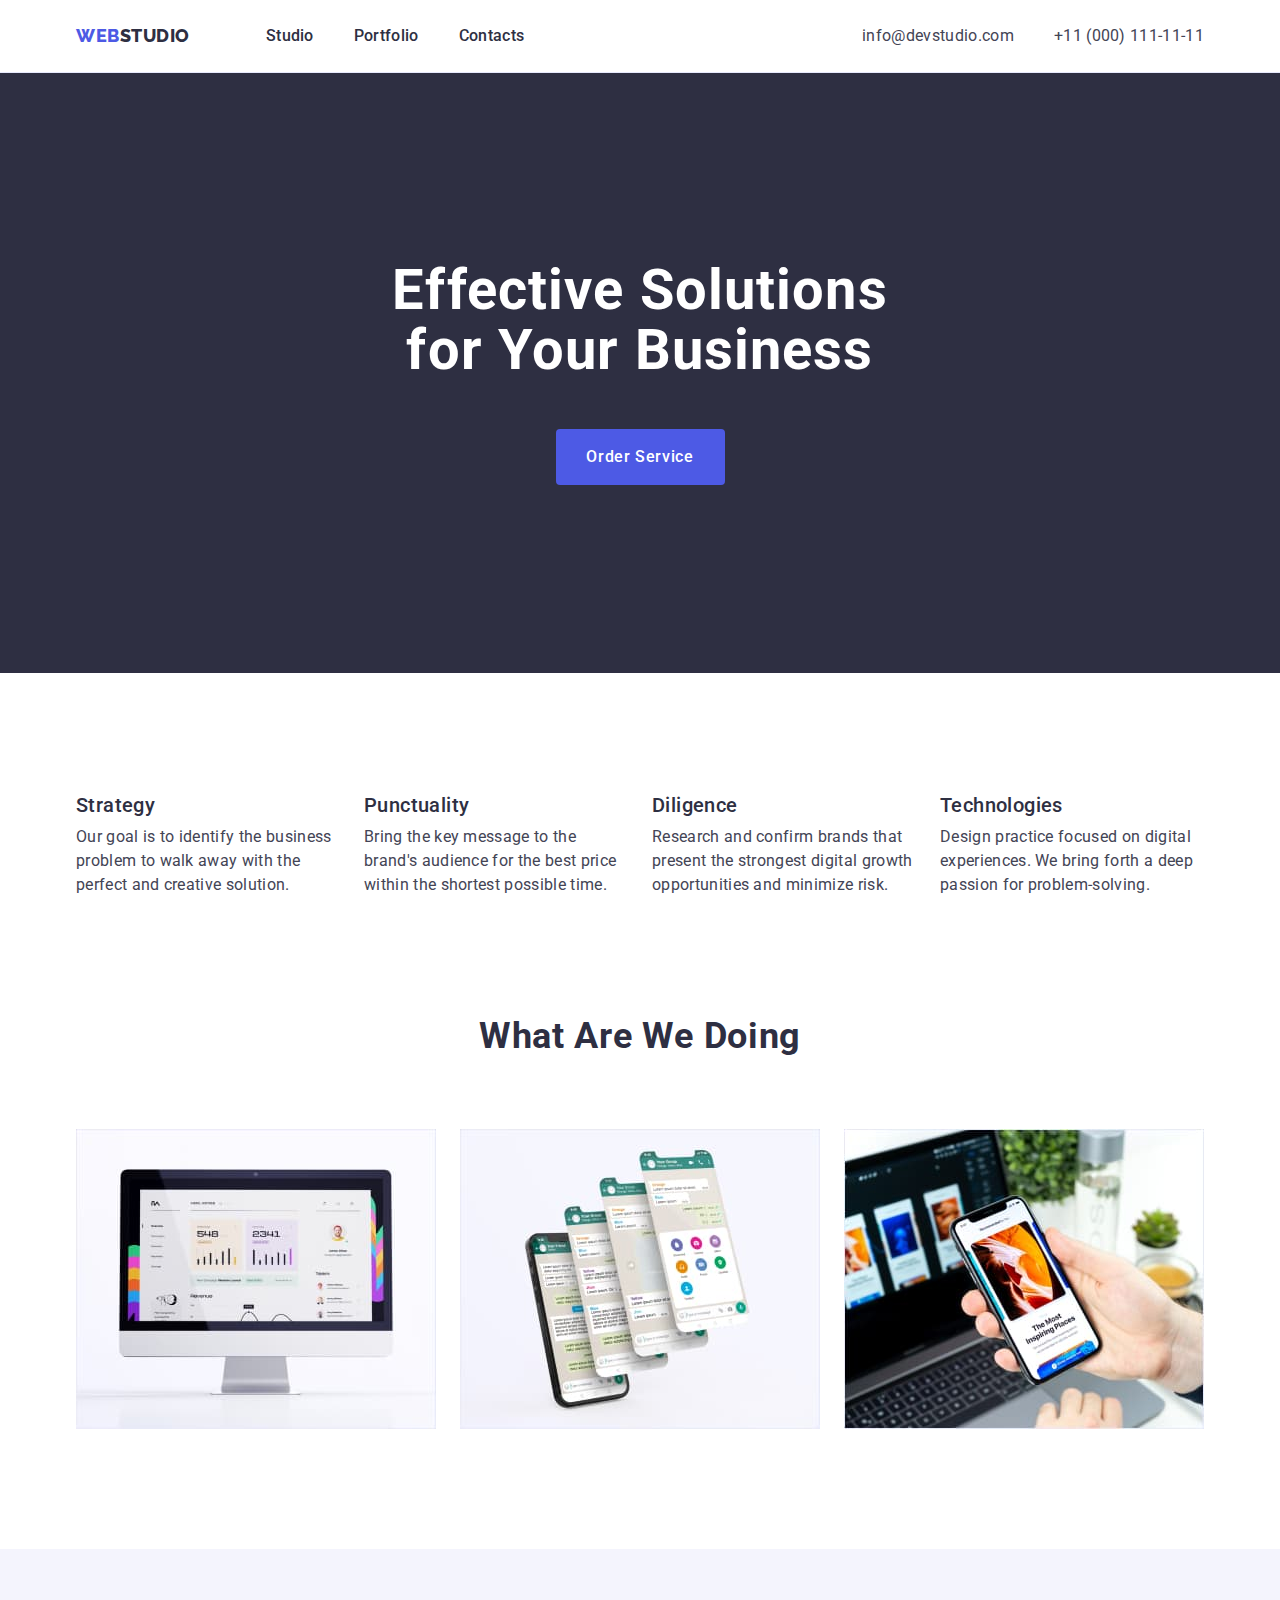
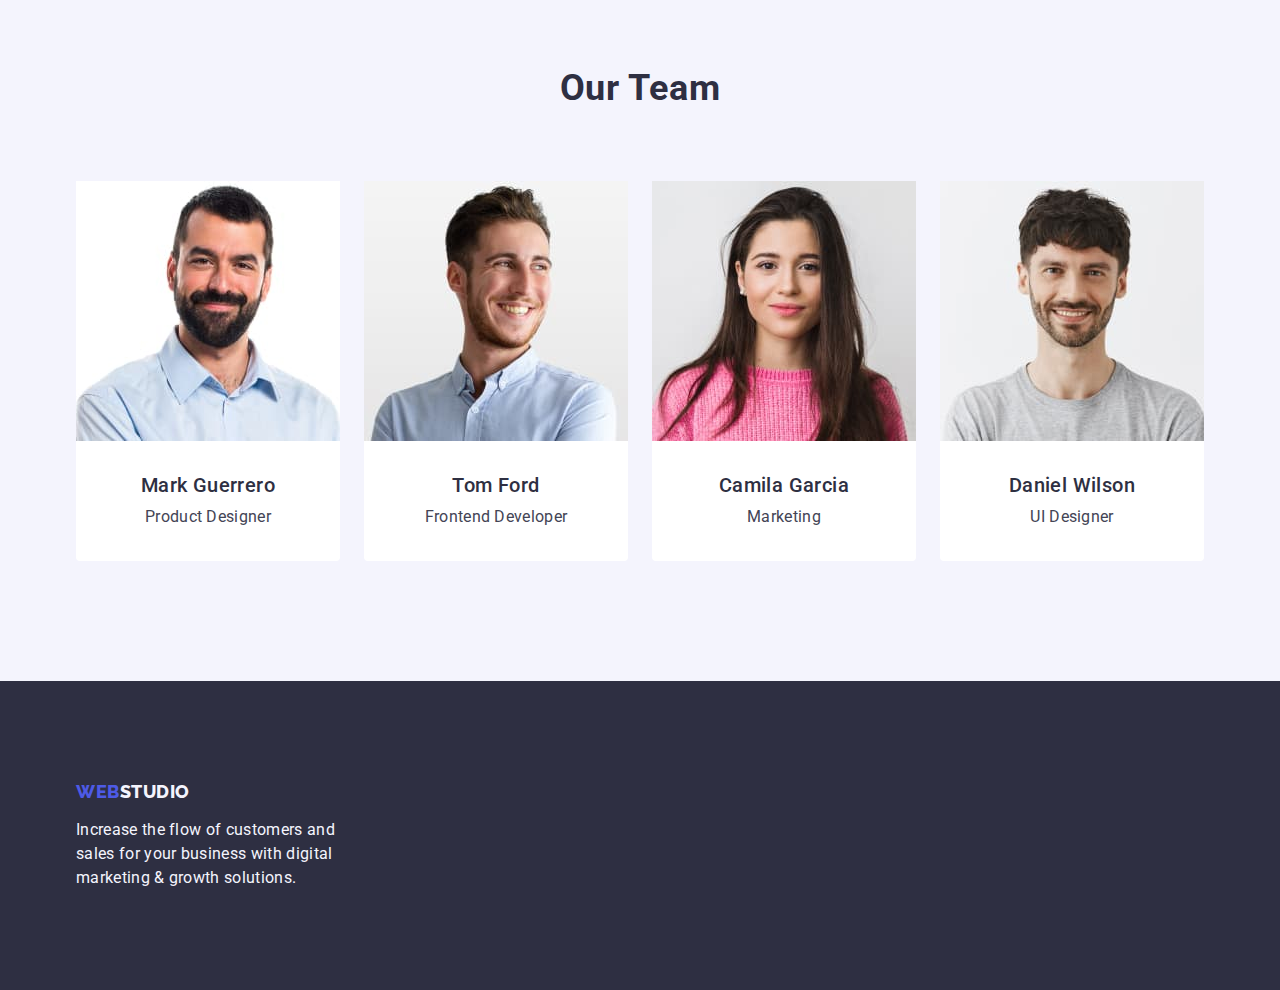
<file: index.html>
<!DOCTYPE html>
<html lang="en">

<head>
    <meta charset="UTF-8">
    <meta name="viewport" content="width=device-width, initial-scale=1.0">
    <title>WebStudio</title>
    <link rel="stylesheet" href="https://cdn.jsdelivr.net/npm/modern-normalize@2.0.0/modern-normalize.min.css">
    <link rel="stylesheet" href="./css/style.css">
    <link rel="preconnect" href="https://fonts.googleapis.com">
    <link rel="preconnect" href="https://fonts.gstatic.com" crossorigin>
    <link
        href="https://fonts.googleapis.com/css2?family=Raleway:wght@800&family=Roboto:wght@400;500;700;900&display=swap"
        rel="stylesheet">

</head>

<body>
    <header class="header">
        <div class="container header-lay">
            <nav class="navi">
                <a class="logo link" href="./index.html">Web<span class="studio">Studio</span></a>
                <ul class="list page-navi">
                    <li class="navi-li"> <a class="nav-links link" href="./index.html">Studio</a></li>
                    <li class="navi-li"> <a class="nav-links link" href="./portfolio.html">Portfolio</a></li>
                    <li class="navi-li"> <a class="nav-links link" href="">Contacts</a></li>
                </ul>
            </nav>
            <address class="contacts">
                <ul class="list adress-list">
                    <li><a class="mail link" href="mailto:info@devstudio.com">info@devstudio.com</a></li>
                    <li> <a class="mail link" href="tel:+110001111111">+11 (000) 111-11-11</a></li>
                </ul>
            </address>
        </div>
    </header>
    <main>
        <section class="first-section">
            <div class="container">
                <h1 class="motto">Effective Solutions for Your Business</h1>
                <button class="btn-main" type="button">Order Service</button>
            </div>
        </section>
        <section class="second-section">
            <div class="container">
                <h2 class="nd-headline visually-hidden">Our values</h2>
                <ul class="list main-goals">
                    <li class="goals-descript">
                        <h3 class="value">Strategy</h3>
                        <p class="descript">Our goal is to identify the business
                            problem to walk away with the perfect and creative solution. </p>
                    </li>
                    <li class="goals-descript">
                        <h3 class="value">Punctuality</h3>
                        <p class="descript"> Bring the key message to the brand's audience for the best price within the
                            shortest possible
                            time.
                        </p>
                    </li>
                    <li class="goals-descript">
                        <h3 class="value">Diligence</h3>
                        <p class="descript">Research and confirm brands that present the strongest digital growth
                            opportunities and minimize
                            risk. </p>
                    </li>
                    <li class="goals-descript">
                        <h3 class="value">Technologies</h3>
                        <p class="descript">Design practice focused on digital experiences. We bring forth a deep
                            passion
                            for
                            problem-solving.
                        </p>
                    </li>
                </ul>
            </div>
        </section>
        <section class="third-section">
            <div class="container">
                <h2 class="works">What are we doing</h2>
                <ul class="list works-list">
                    <li class="works-image"><img src="./images/img1.jpg" alt="iMac" width="360" height="300"></li>
                    <li class="works-image"><img src="./images/img2.jpg" alt="Phone screen" width="360" height="300">
                    </li>
                    <li class="works-image"><img src="./images/img3.jpg" alt="Phone in hand" width="360" height="300">
                    </li>
                </ul>
            </div>
        </section>
        <section class="team-members">
            <div class="container">
                <h2 class="our-team">Our Team</h2>
                <ul class="list members-list">
                    <li class="member"><img src="./images/img4.jpg" alt="A man with a beard and blue shirt" width="264"
                            height="260">
                        <div class="member-details">
                            <h3 class="member-value">Mark Guerrero</h3>
                            <p class="member-descript">Product Designer</p>
                        </div>
                    </li>
                    <li class="member"><img src="./images/img5.jpg" alt="A yound man wth slightly turned head smiling"
                            width="264" height="260">
                        <div class="member-details">
                            <h3 class="member-value">Tom Ford</h3>
                            <p class="member-descript">Frontend Developer</p>
                        </div>
                    </li>
                    <li class="member"><img src="./images/img6.jpg" alt="A yound girl with brown hair and pink sweater"
                            width="264" height="260">
                        <div class="member-details">
                            <h3 class="member-value">Camila Garcia</h3>
                            <p class="member-descript">Marketing</p>
                        </div>
                    </li>
                    <li class="member"><img src="./images/img7.jpg" alt="A man with grey medium hair and stubble "
                            width="264" height="260">
                        <div class="member-details">
                            <h3 class="member-value">Daniel Wilson</h3>
                            <p class="member-descript">UI Designer</p>
                        </div>
                    </li>
                </ul>
            </div>
        </section>
    </main>
    <footer class="ftr">
        <div class="container">
            <a class="logo link ftr-logo" href="./index.html">Web<span class="studio-ftr">Studio</span></a>
            <p class="footer-text">Increase the flow of customers and sales for your business with digital marketing &
                growth solutions.</p>
        </div>
    </footer>
</body>

</html>
</file>
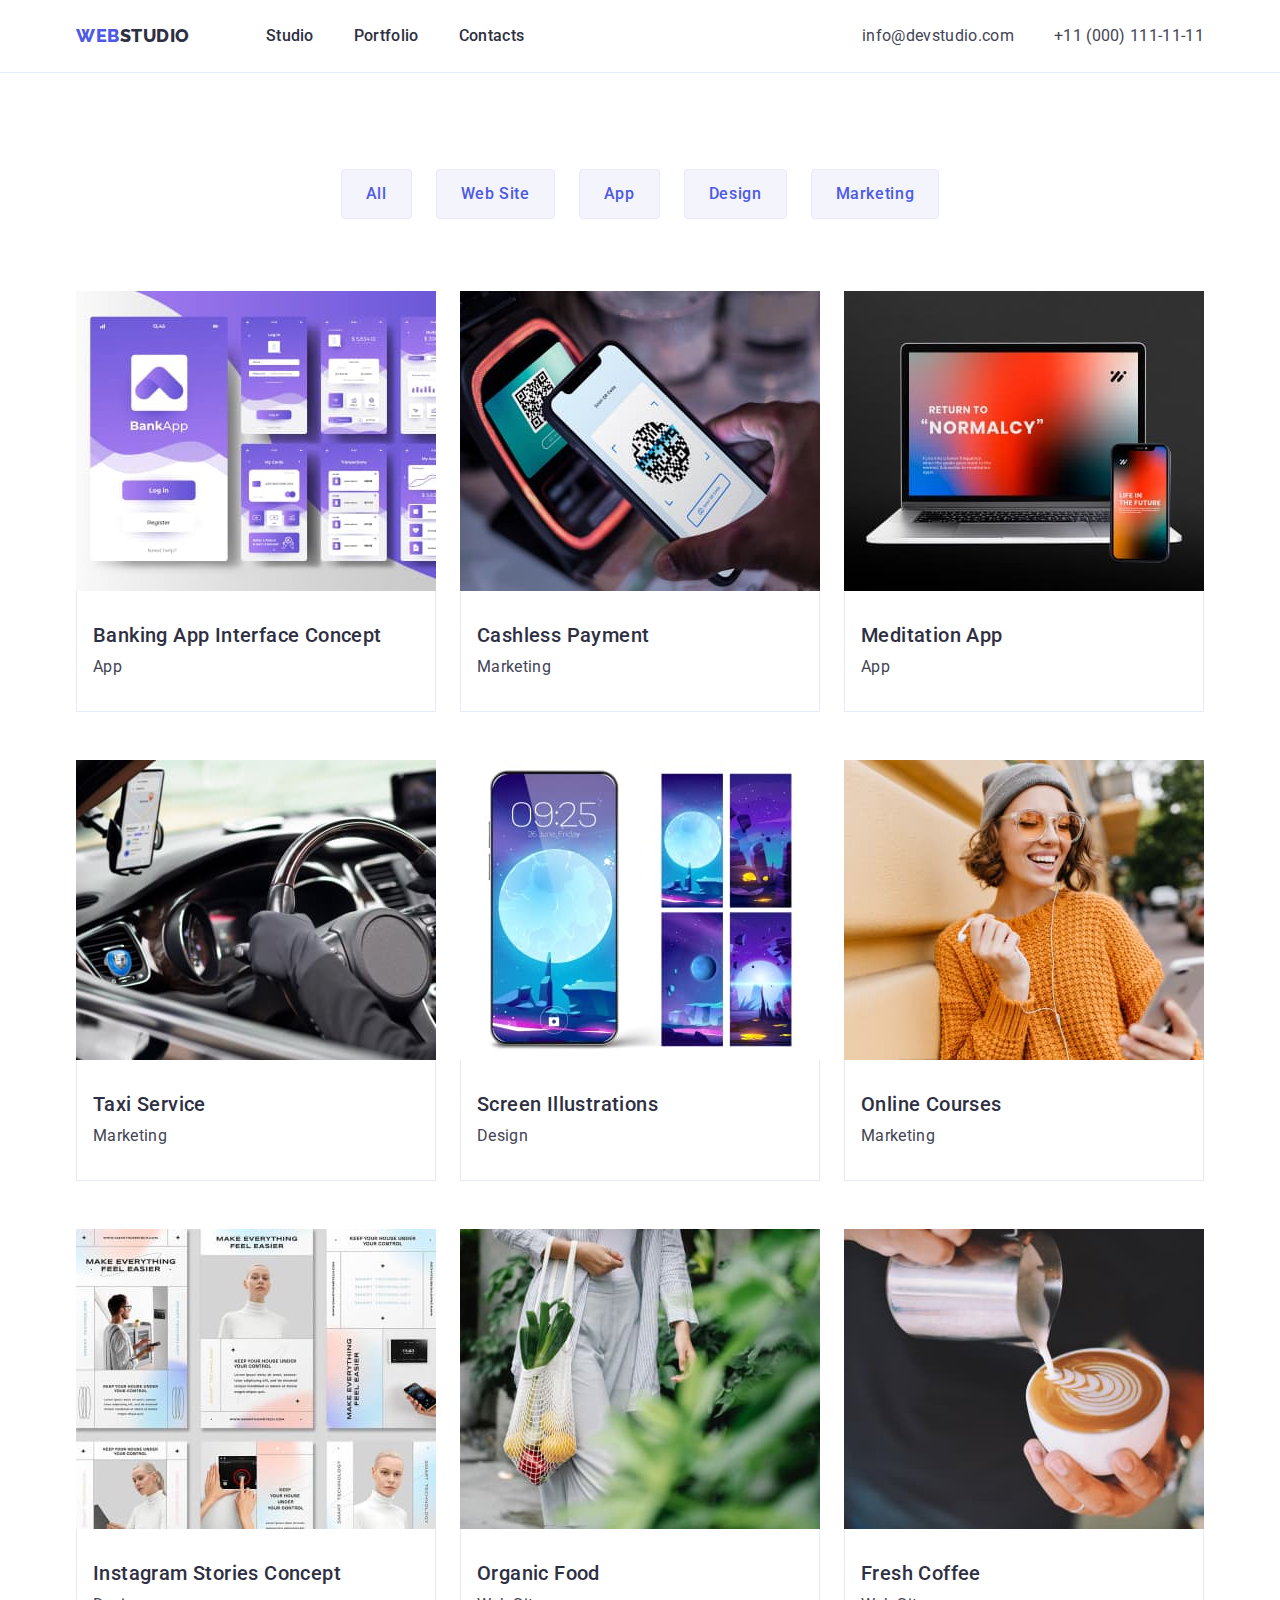
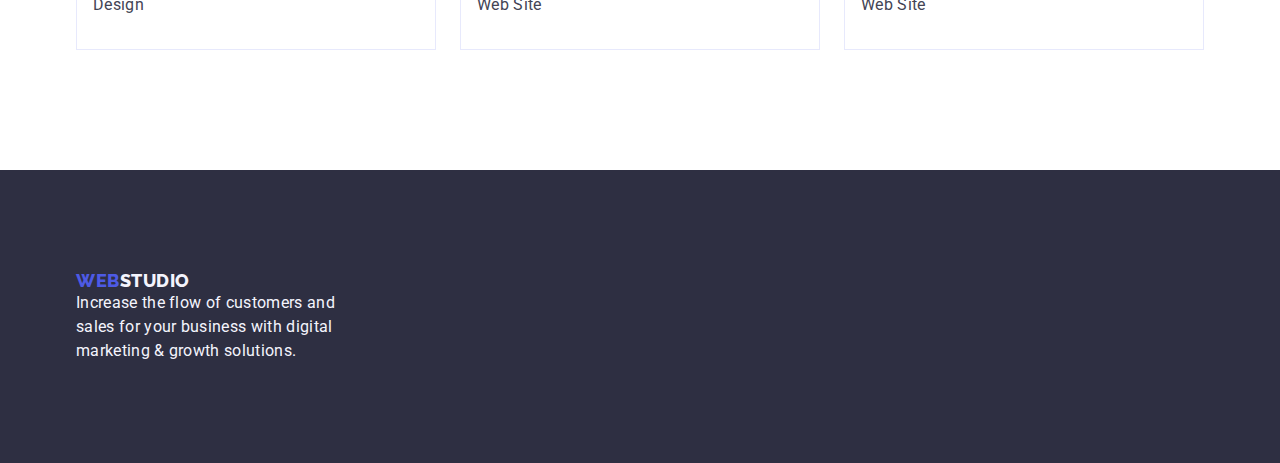
<file: portfolio.html>
<!DOCTYPE html>
<html lang="en">

<head>
    <meta charset="UTF-8">
    <meta name="viewport" content="width=device-width, initial-scale=1.0">
    <link rel="stylesheet" href="https://cdn.jsdelivr.net/npm/modern-normalize@2.0.0/modern-normalize.min.css">
    <link rel="stylesheet" href="./css/style.css">
    <link rel="preconnect" href="https://fonts.googleapis.com">
    <link rel="preconnect" href="https://fonts.gstatic.com" crossorigin>
    <link
        href="https://fonts.googleapis.com/css2?family=Raleway:wght@800&family=Roboto:wght@400;500;700;900&display=swap"
        rel="stylesheet">


    <title>Portfolio</title>
</head>

<body>
    <header class="header">
        <div class="container header-lay">
            <nav class="navi">
                <a class="logo link" href="./index.html">Web<span class="studio">Studio</span></a>
                <ul class="list page-navi">
                    <li class="navi-li"> <a class="nav-links link" href="./index.html">Studio</a></li>
                    <li class="navi-li"> <a class="nav-links link" href="./portfolio.html">Portfolio</a></li>
                    <li class="navi-li"> <a class="nav-links link" href="">Contacts</a></li>
                </ul>
            </nav>
            <address class="contacts">
                <ul class="list adress-list">
                    <li><a class="mail link" href="mailto:info@devstudio.com">info@devstudio.com</a></li>
                    <li> <a class="mail link" href="tel:+110001111111">+11 (000) 111-11-11</a></li>
                </ul>
            </address>
        </div>
    </header>
    <main>
        <section class="portfolio-section-one">
            <div class="container buttons-container ">
                <h1 class="nd-headline visually-hidden">Our Projects</h1>
                <ul class="list project-buttons ">
                    <li><button class="btn" type="button">All</button></li>
                    <li><button class="btn" type="button">Web Site</button></li>
                    <li><button class="btn" type="button">App</button></li>
                    <li><button class="btn" type="button">Design</button></li>
                    <li><button class="btn" type="button">Marketing</button></li>
                </ul>
                <ul class="list portfolio-list">
                    <li class="portfolio-point-list"><a class="link" href=""><img src="./images/img8.jpg"
                                alt="Purple bank app window" width="360" height="300">
                            <div class="portfolio-link">
                                <h2 class="value">Banking App Interface Concept</h2>
                                <p class="descript">App</p>
                            </div>
                        </a>
                    </li>
                    <li class="portfolio-point-list"><a class="link" href=""><img src="./images/img9.jpg"
                                alt="Scanning qr code by iphone" width="360" height="300">
                            <div class="portfolio-link">
                                <h2 class="value">Cashless Payment</h2>
                                <p class="descript">Marketing</p>
                            </div>
                        </a>
                    </li>
                    <li class="portfolio-point-list"><a class="link" href=""><img src="./images/img10.jpg"
                                alt="Opened Macbook and iphone in hand" width="360" height="300">
                            <div class="portfolio-link">
                                <h2 class="value">Meditation App</h2>
                                <p class="descript">App</p>
                            </div>
                        </a>
                    </li>
                    <li class="portfolio-point-list">
                        <a class="link" href=""><img src="./images/img11.jpg"
                                alt="Hands in gloves keeping steering wheel in car" width="360" height="300">
                            <div class="portfolio-link">
                                <h2 class="value">Taxi Service</h2>
                                <p class="descript">Marketing</p>
                            </div>
                        </a>
                    </li>
                    <li class="portfolio-point-list"><a class="link" href=""><img src="./images/img12.jpg"
                                alt="Smartphone and it's 4 wallpapers" width="360" height="300">
                            <div class="portfolio-link">
                                <h2 class="value">Screen Illustrations</h2>
                                <p class="descript">Design</p>
                            </div>
                        </a>
                    </li>
                    <li class="portfolio-point-list"><a class="link" href=""><img src="./images/img13.jpg"
                                alt="Smillng girl with sunglasses and orange sweater smiling to a phone" width="360"
                                height="300">
                            <div class="portfolio-link">
                                <h2 class="value">Online Courses</h2>
                                <p class="descript">Marketing</p>
                            </div>
                        </a>
                    </li>
                    <li class="portfolio-point-list"><a class="link" href=""><img src="./images/img14.jpg"
                                alt="6 silver instagram posts with slogan" width="360" height="300">
                            <div class="portfolio-link">
                                <h2 class="value">Instagram Stories Concept</h2>
                                <p class="descript">Design</p>
                            </div>
                        </a>
                    </li>
                    <li class="portfolio-point-list"><a class="link" href=""><img src="./images/img15.jpg"
                                alt="walking woman in grey outfit holding bag of vegetables" width="360" height="300">
                            <div class="portfolio-link">
                                <h2 class="value">Organic Food</h2>
                                <p class="descript">Web Site</p>
                            </div>
                        </a>
                    </li>
                    <li class="portfolio-point-list"><a class="link" href=""><img src="./images/img16.jpg"
                                alt="person holding a cup of coffe and pouring milk into it making pattern" width="360"
                                height="300">
                            <div class="portfolio-link">
                                <h2 class="value">Fresh Coffee</h2>
                                <p class="descript">Web Site</p>
                            </div>
                        </a>
                    </li>
                </ul>
            </div>

        </section>
    </main>
    <footer class="ftr">
        <div class="container">
            <a class="logo link" href="./index.html">Web<span class="studio-ftr">Studio</span></a>
            <p class="footer-text">Increase the flow of customers and sales for your business with digital marketing &
                growth solutions.</p>
        </div>
    </footer>
</body>

</html>
</file>
<file: css/style.css>
:root {
	--bg-color: #ffffff;
	--brand-color: #4d5ae5;
	--default-hder-color: #2e2f42;
	--default-ftr-color: #f4f4fd;
	--default-btns-color: #e7e9fc;
	--default-btnd-bg: #f4f4fd;
	--link-hvr: #404bbf;
	--txt-color: #434455;
	--cornflower: #e7e9fc;
}

body {
	font-family: "Roboto", sans-serif;
	background-color: var(--bg-color);
	color: var(--txt-color);
}
h1,
h2,
h3,
h4,
h5,
h6,
p {
	margin: 0;
}
img {
	display: block;
	max-width: 100%;
	height: auto;
}
button {
	cursor: pointer;
	border: none;
	border-radius: 4px;
}
ul,
ol {
	display: flex;
	list-style: none;
	margin: 0;
	padding-left: 0;
}
.first-section {
	padding: 188px 0;
}
.second-section {
	padding: 120px 0;
}

.container {
	max-width: 1158px;
	margin: 0 auto;
	padding: 0 15px;
}
.header {
	border-bottom: 1px solid var(--cornflower);
}
.header-lay {
	display: flex;
	justify-content: space-between;
	align-items: center;
}
.navi {
	display: flex;
	align-items: center;
}

.logo {
	color: var(--brand-color);
	font-size: 18px;
	font-family: "Raleway", sans-serif;
	font-weight: 800;
	text-transform: uppercase;
	line-height: 1.17;
	letter-spacing: 0.03em;
	word-wrap: break-word;
	text-decoration: none;
	margin-right: 76px;
	letter-spacing: 0.54px;
}
.studio {
	color: var(--default-hder-color);
}

.link {
	text-decoration: none;
}
.list {
	list-style: none;
	margin: 0;
	padding-left: 0;
}
.page-navi {
	display: flex;
	gap: 40px;
}

.nav-links {
	color: var(--default-hder-color);
	font-size: 16px;
	font-family: "Roboto", sans-serif;
	font-weight: 500;
	line-height: 1.5;
	letter-spacing: 0.02em;
	word-wrap: break-word;
	text-decoration: none;
	padding: 24px 0;
	letter-spacing: 0.32px;
	display: in;
}
.nav-links:hover {
	color: var(--link-hvr);
}
.nav-links:focus {
	color: var(--link-hvr);
}
.contacts {
	font-style: normal;
}
.adress-list {
	display: flex;
	gap: 40px;
}
.mail {
	color: var(--txt-color);
	font-size: 16px;
	font-family: "Roboto", sans-serif;
	line-height: 1.5;
	letter-spacing: 0.02em;
	word-wrap: break-word;
	text-decoration: none;
	display: inline-block;
	padding: 24px 0;
}
.mail:hover {
	color: var(--link-hvr);
}
.mail:focus {
	color: var(--link-hvr);
}
.tel {
	color: var(--txt-color);
	font-size: 16px;
	font-family: "Roboto", sans-serif;
	line-height: 1.5;
	letter-spacing: 0.02em;
	word-wrap: break-word;
	text-decoration: none;
}
.tel:hover {
	color: var(--link-hvr);
}
.tel:focus {
	color: var(--link-hvr);
}

.first-section {
	background-color: var(--default-hder-color);
	padding: 188px 0;
}
.motto {
	font-size: 56px;
	line-height: 1.07;
	text-align: center;
	letter-spacing: 0.02em;
	color: var(--bg-color);
	font-weight: 700;
	text-align: center;
	max-width: 496px;
	margin: 0 auto;
	padding-bottom: 48px;
}
.btn-main {
	display: block;
	background-color: var(--brand-color);
	font-family: "Roboto", sans-serif;
	font-weight: 500;
	font-size: 16px;
	line-height: 1.5;
	letter-spacing: 0.04em;
	color: var(--bg-color);
	cursor: pointer;
	min-width: 169px;
	height: 56px;
	border-radius: 4px;
	border: none;
	margin: 0 auto;
}
.btn-main:hover {
	background-color: var(--link-hvr);
}
.btn-main:focus {
	background-color: var(--link-hvr);
}

.nd-headline {
	color: var(--default-hder-color);
}
.visually-hidden {
	position: absolute;
	width: 1px;
	height: 1px;
	margin: -1px;
	border: 0;
	padding: 0;
	white-space: nowrap;
	clip-path: inset(100%);
	clip: rect(0 0 0 0);
	overflow: hidden;
}
.main-goals {
	display: flex;
	gap: 24px;
}
.goals-descript {
	flex-basis: calc((100% - 72px) / 4);
}
.third-section {
	padding-bottom: 120px;
}
.member-details {
	padding: 32px 0;
}
.value {
	font-weight: 500;
	font-size: 20px;
	line-height: 1.2;
	letter-spacing: 0.02em;
	color: var(--default-hder-color);
	margin-bottom: 8px;
}
.descript {
	font-size: 16px;
	line-height: 1.5;
	letter-spacing: 0.02em;
	color: var(--txt-color);
	font-weight: 400;
}
.works {
	font-size: 36px;
	line-height: 1.11;
	text-align: center;
	letter-spacing: 0.02em;
	text-transform: capitalize;
	color: var(--default-hder-color);
	margin-bottom: 72px;
	justify-content: center;
	display: flex;
}
.works-list {
	display: flex;
	justify-content: center;
	gap: 24px;
}
.works-image {
	flex-basis: calc((100% - 48px) / 3);
}
.team-members {
	background-color: var(--default-btnd-bg);
	padding: 120px 0;
}
.members-list {
	display: flex;
	gap: 24px;
}

.our-team {
	font-size: 36px;
	line-height: 1.11;
	text-align: center;
	letter-spacing: 0.02em;
	text-transform: capitalize;
	color: var(--default-hder-color);
	display: flex;
	justify-content: center;
	margin-bottom: 72px;
}
.member {
	background-color: var(--bg-color);
	flex-basis: calc((100% - 72px) / 4);
	border-radius: 0px 0px 4px 4px;
}
.member-value {
	color: var(--default-hder-color);
	font-size: 20px;
	font-weight: 500;
	line-height: 1.2em;
	letter-spacing: 0.4px;
	margin-bottom: 8px;
	text-align: center;
}
.member-descript {
	font-size: 16px;
	font-weight: 400;
	line-height: 1.5em;
	letter-spacing: 0.32px;
	text-align: center;
	color: var(--txt-color);
}
.buttons-container {
	display: flex;
	flex-direction: column;
}
.portfolio-section-one {
	padding: 96px 0 120px 0;
}

.btn {
	background-color: var(--default-ftr-color);
	font-family: "Roboto", sans-serif;
	font-weight: 500;
	font-size: 16px;
	line-height: 1.5;
	letter-spacing: 0.04em;
	color: var(--brand-color);
	cursor: pointer;
	padding: 12px 24px;
	border: 1px solid var(--cornflower);
	border-radius: 4px;
}
.btn:hover {
	color: var(--bg-color);
	background-color: var(--link-hvr);
	border: 1px solid transparent;
}
.btn:focus {
	color: var(--bg-color);
	background-color: var(--link-hvr);
	border: 1px solid transparent;
}
.second-section-container {
	display: flex;
	flex-direction: column;
}
.portfolio-list {
	display: flex;
	flex-wrap: wrap;
	column-gap: 24px;
	row-gap: 48px;
	margin: 0;
	padding: 0;
}
.portfolio-point-list {
	flex-basis: calc((100% - 48px) / 3);
}
.portfolio-link {
	padding: 32px 16px;
	border: 1px solid var(--cornflower);
	border-top: none;
}
.portfolio-headline {
	color: var(--secondary-color);
	font-size: 20px;
	font-family: "Roboto", sans-serif;
	font-weight: 500;
	line-height: 1.5;
	letter-spacing: 0.4em;
	word-wrap: break-word;
}
.project-buttons {
	display: flex;
	justify-content: center;
	gap: 24px;
	margin: 0;
	padding: 0;
	margin-bottom: 72px;
}

.ftr {
	background-color: var(--default-hder-color);
	padding: 100px 0;
}
.studio-ftr {
	color: var(--default-btnd-bg);
	font-size: 18px;
	font-weight: 800;
	line-height: 1.17em;
	letter-spacing: 0.54px;
	text-transform: uppercase;
}

.footer-text {
	color: var(--default-btnd-bg);
	line-height: 1.5;
	letter-spacing: 0.02em;
	font-weight: 400;
	max-width: 264px;
}

.ftr-logo {
	color: var(--brand-color);
	font-family: "Raleway", sans-serif;
	font-size: 18px;
	font-weight: 800;
	line-height: 1.17em;
	letter-spacing: 0.54px;
	text-transform: uppercase;
	display: inline-block;
	margin-bottom: 16px;
}

.link .ftr-logo {
	margin-bottom: 16px;
}
</file>
